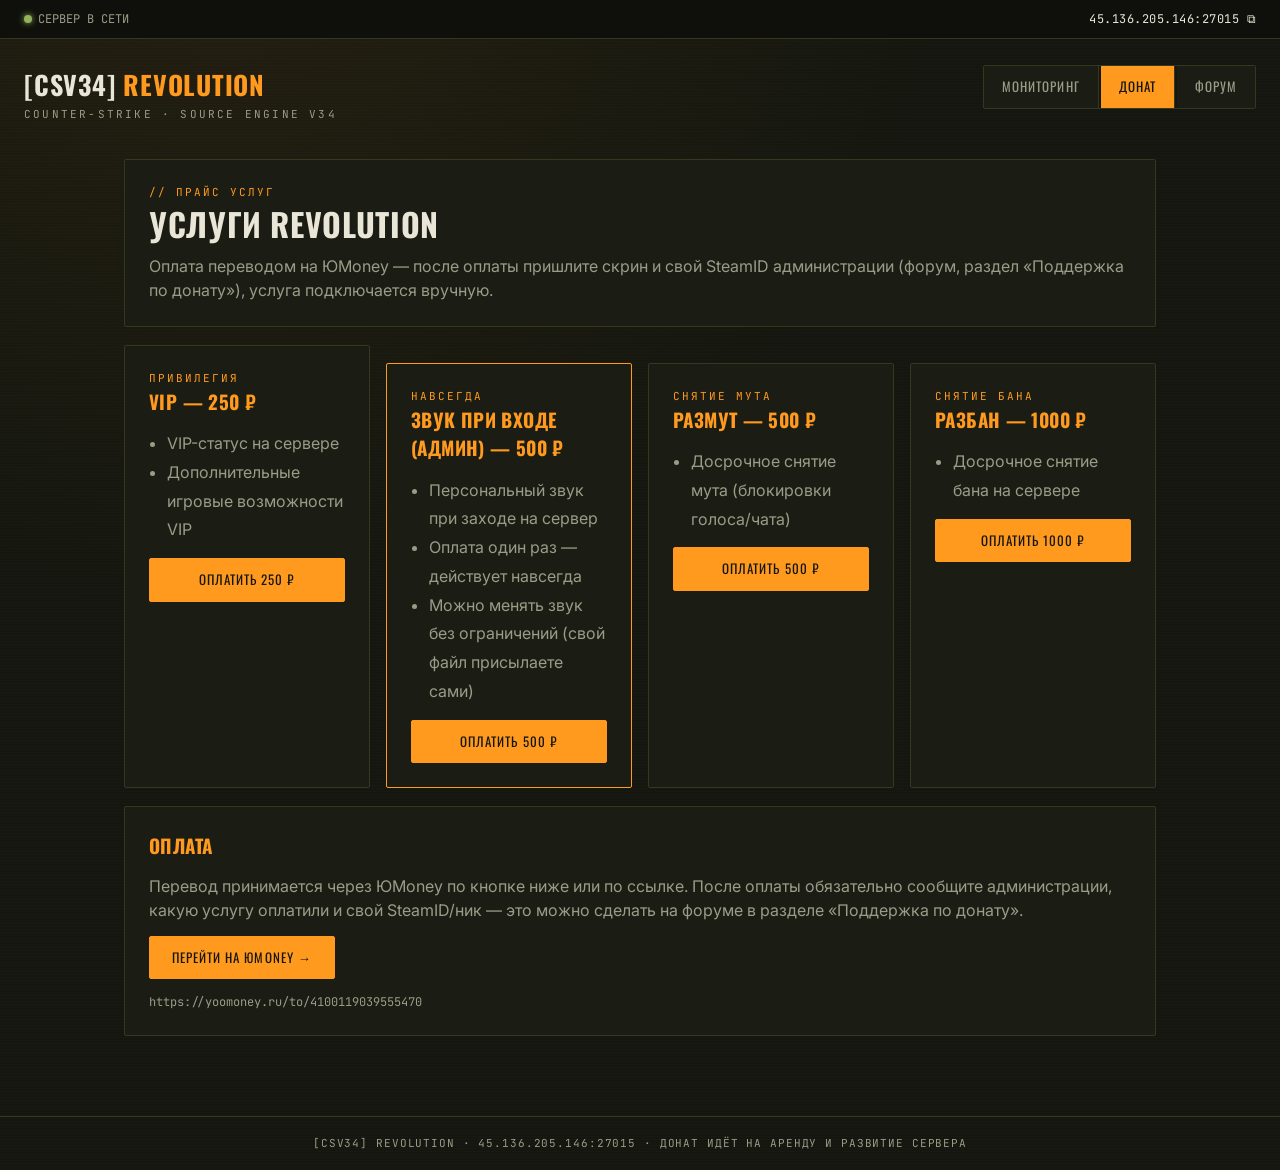
<file: donate-1.html>
<!DOCTYPE html>
<html lang="ru">
<head>
<meta charset="UTF-8">
<meta name="viewport" content="width=device-width, initial-scale=1.0">
<title>[CSv34] REVOLUTION — донат</title>
<link rel="stylesheet" href="style.css">
</head>
<body>

<div class="hud-bar">
  <div><span class="dot"></span>СЕРВЕР В СЕТИ</div>
  <div class="hud-ip" data-copy-ip="45.136.205.146:27015">45.136.205.146:27015 ⧉</div>
</div>

<header class="site">
  <div class="brand">
    [CSv34] <span>REVOLUTION</span>
    <small>COUNTER-STRIKE · SOURCE ENGINE V34</small>
  </div>
  <nav class="tabs">
    <a href="index.html">Мониторинг</a>
    <a href="donate.html" class="active">Донат</a>
    <a href="forum.html">Форум</a>
  </nav>
</header>

<main>

  <section class="panel">
    <div class="eyebrow">// прайс услуг</div>
    <h1>Услуги REVOLUTION</h1>
    <p>Оплата переводом на ЮMoney — после оплаты пришлите скрин и свой SteamID администрации (форум, раздел «Поддержка по донату»), услуга подключается вручную.</p>
  </section>

  <section style="display:grid;grid-template-columns:repeat(auto-fit,minmax(220px,1fr));gap:16px;margin-top:18px;">

    <div class="panel">
      <div class="eyebrow">привилегия</div>
      <h2>VIP — 250 ₽</h2>
      <ul style="color:var(--text-dim);padding-left:18px;line-height:1.8;">
        <li>VIP-статус на сервере</li>
        <li>Дополнительные игровые возможности VIP</li>
      </ul>
      <a class="btn solid" style="margin-top:14px;display:block;text-align:center;" href="https://yoomoney.ru/to/4100119039555470" target="_blank" rel="noopener">Оплатить 250 ₽</a>
    </div>

    <div class="panel" style="border-color:var(--amber);">
      <div class="eyebrow">навсегда</div>
      <h2>Звук при входе (Админ) — 500 ₽</h2>
      <ul style="color:var(--text-dim);padding-left:18px;line-height:1.8;">
        <li>Персональный звук при заходе на сервер</li>
        <li>Оплата один раз — действует навсегда</li>
        <li>Можно менять звук без ограничений (свой файл присылаете сами)</li>
      </ul>
      <a class="btn solid" style="margin-top:14px;display:block;text-align:center;" href="https://yoomoney.ru/to/4100119039555470" target="_blank" rel="noopener">Оплатить 500 ₽</a>
    </div>

    <div class="panel">
      <div class="eyebrow">снятие мута</div>
      <h2>Размут — 500 ₽</h2>
      <ul style="color:var(--text-dim);padding-left:18px;line-height:1.8;">
        <li>Досрочное снятие мута (блокировки голоса/чата)</li>
      </ul>
      <a class="btn solid" style="margin-top:14px;display:block;text-align:center;" href="https://yoomoney.ru/to/4100119039555470" target="_blank" rel="noopener">Оплатить 500 ₽</a>
    </div>

    <div class="panel">
      <div class="eyebrow">снятие бана</div>
      <h2>Разбан — 1000 ₽</h2>
      <ul style="color:var(--text-dim);padding-left:18px;line-height:1.8;">
        <li>Досрочное снятие бана на сервере</li>
      </ul>
      <a class="btn solid" style="margin-top:14px;display:block;text-align:center;" href="https://yoomoney.ru/to/4100119039555470" target="_blank" rel="noopener">Оплатить 1000 ₽</a>
    </div>

  </section>

  <section class="panel" id="pay" style="margin-top:18px;">
    <h2>Оплата</h2>
    <p>Перевод принимается через ЮMoney по кнопке ниже или по ссылке. После оплаты обязательно сообщите администрации, какую услугу оплатили и свой SteamID/ник — это можно сделать на форуме в разделе «Поддержка по донату».</p>
    <div style="margin-top:14px;">
      <a class="btn solid" href="https://yoomoney.ru/to/4100119039555470" target="_blank" rel="noopener">Перейти на ЮMoney →</a>
    </div>
    <p class="mono" style="margin-top:14px;font-size:12px;word-break:break-all;">
      https://yoomoney.ru/to/4100119039555470
    </p>
  </section>

</main>

<footer>[CSV34] REVOLUTION · 45.136.205.146:27015 · ДОНАТ ИДЁТ НА АРЕНДУ И РАЗВИТИЕ СЕРВЕРА</footer>

<script src="script.js"></script>
</body>
</html>
</file>
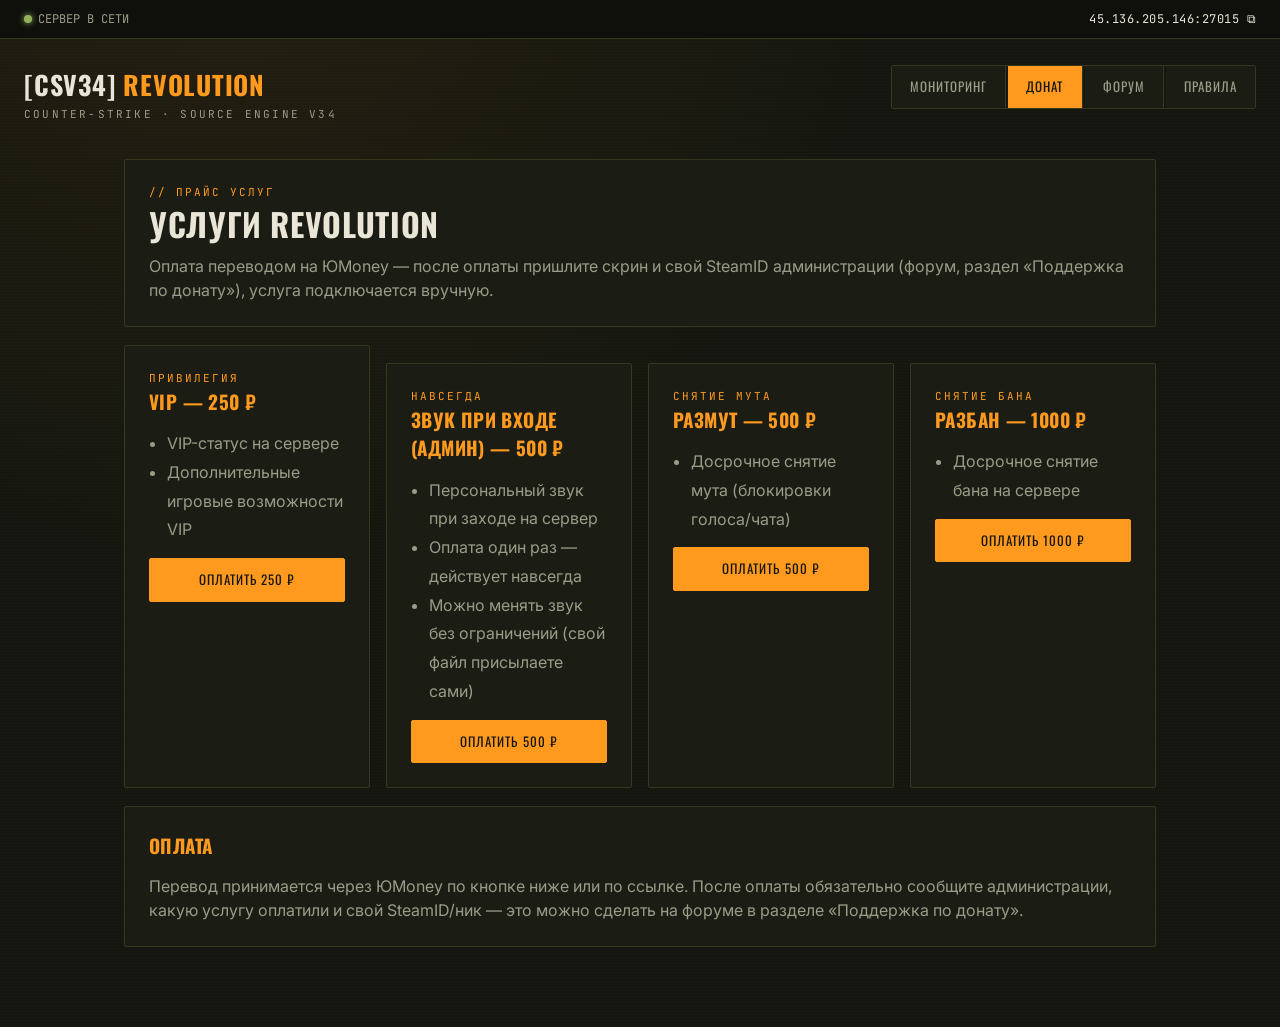
<file: donate.html>
<!DOCTYPE html>  
<html lang="ru">  
<head>  
<meta charset="UTF-8">  
<meta name="viewport" content="width=device-width, initial-scale=1.0">  
<title>[CSv34] REVOLUTION — донат</title>  
<link rel="stylesheet" href="style.css">  
</head>  
<body>  

<div class="hud-bar">  
  <div><span class="dot"></span>СЕРВЕР В СЕТИ</div>  
  <div class="hud-ip" data-copy-ip="45.136.205.146:27015">45.136.205.146:27015 ⧉</div>  
</div>  

<header class="site">  
  <div class="brand">  
    [CSv34] <span>REVOLUTION</span>  
    <small>COUNTER-STRIKE · SOURCE ENGINE V34</small>  
  </div>  
  <nav class="tabs">
<a href="index.html">Мониторинг</a>
<a href="donate.html" class="active">Донат</a>
<a href="forum.html">Форум</a>
<a href="rules.html">Правила</a>
</nav>  
</header>  

<main>  

  <section class="panel">  
    <div class="eyebrow">// прайс услуг</div>  
    <h1>Услуги REVOLUTION</h1>  
    <p>Оплата переводом на ЮMoney — после оплаты пришлите скрин и свой SteamID администрации (форум, раздел «Поддержка по донату»), услуга подключается вручную.</p>  
  </section>  

  <section style="display:grid;grid-template-columns:repeat(auto-fit,minmax(220px,1fr));gap:16px;margin-top:18px;">  

    <div class="panel">  
      <div class="eyebrow">привилегия</div>  
      <h2>VIP — 250 ₽</h2>  
      <ul style="color:var(--text-dim);padding-left:18px;line-height:1.8;">  
        <li>VIP-статус на сервере</li>  
        <li>Дополнительные игровые возможности VIP</li>  
      </ul>  
      <a class="btn solid" style="margin-top:14px;display:block;text-align:center;" href="https://yoomoney.ru/to/4100119039555470" target="_blank" rel="noopener">Оплатить 250 ₽</a>  
    </div>  

    <div class="panel">
<div class="eyebrow">навсегда</div>
<h2>Звук при входе (Админ) — 500 ₽</h2>  
      <ul style="color:var(--text-dim);padding-left:18px;line-height:1.8;">  
        <li>Персональный звук при заходе на сервер</li>  
        <li>Оплата один раз — действует навсегда</li>  
        <li>Можно менять звук без ограничений (свой файл присылаете сами)</li>  
      </ul>  
      <a class="btn solid" style="margin-top:14px;display:block;text-align:center;" href="https://yoomoney.ru/to/4100119039555470" target="_blank" rel="noopener">Оплатить 500 ₽</a>  
    </div>  

    <div class="panel">  
      <div class="eyebrow">снятие мута</div>  
      <h2>Размут — 500 ₽</h2>  
      <ul style="color:var(--text-dim);padding-left:18px;line-height:1.8;">  
        <li>Досрочное снятие мута (блокировки голоса/чата)</li>  
      </ul>  
      <a class="btn solid" style="margin-top:14px;display:block;text-align:center;" href="https://yoomoney.ru/to/4100119039555470" target="_blank" rel="noopener">Оплатить 500 ₽</a>  
    </div>  

    <div class="panel">  
      <div class="eyebrow">снятие бана</div>  
      <h2>Разбан — 1000 ₽</h2>  
      <ul style="color:var(--text-dim);padding-left:18px;line-height:1.8;">  
        <li>Досрочное снятие бана на сервере</li>  
      </ul>  
      <a class="btn solid" style="margin-top:14px;display:block;text-align:center;" href="https://yoomoney.ru/to/4100119039555470" target="_blank" rel="noopener">Оплатить 1000 ₽</a>  
    </div>  

  </section>  

  <section class="panel" id="pay" style="margin-top:18px;">  
    <h2>Оплата</h2>  
    <p>Перевод принимается через ЮMoney по кнопке ниже или по ссылке. После оплаты обязательно сообщите администрации, какую услугу оплатили и свой SteamID/ник — это можно сделать на форуме в разделе «Поддержка по донату».
</file>
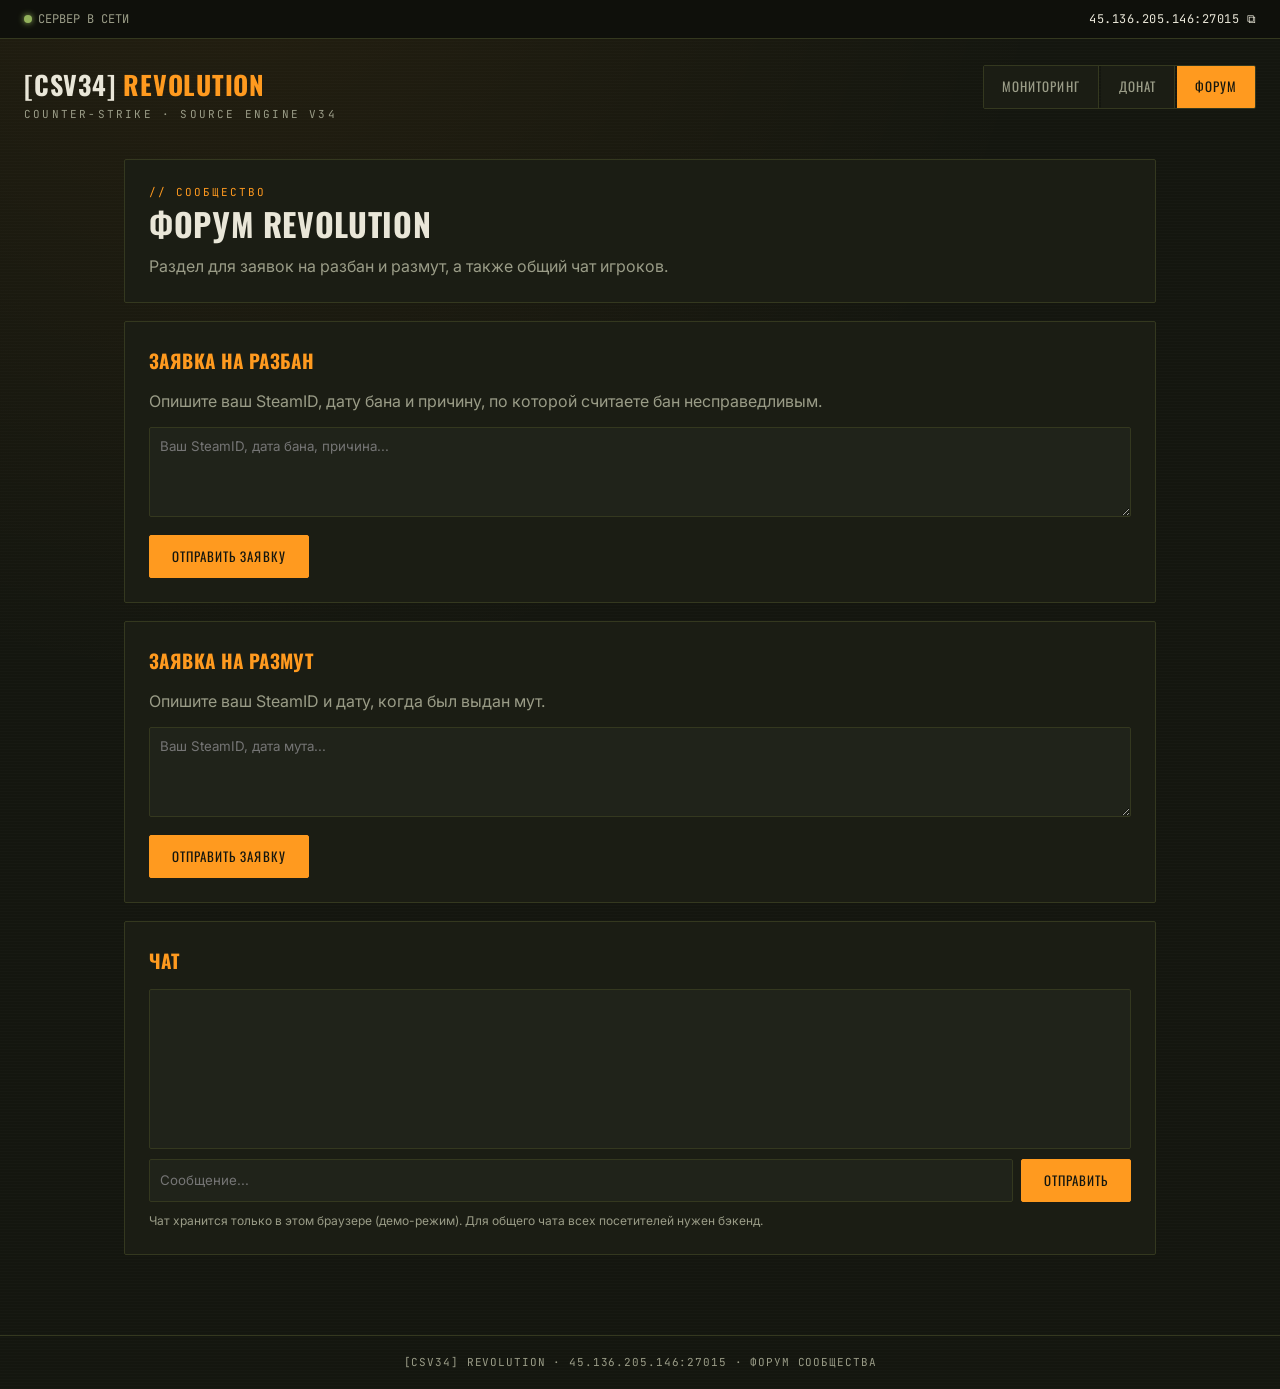
<file: forum-1.html>
<!DOCTYPE html>
<html lang="ru">
<head>
<meta charset="UTF-8">
<meta name="viewport" content="width=device-width, initial-scale=1.0">
<title>[CSv34] REVOLUTION — форум</title>
<link rel="stylesheet" href="style.css">
</head>
<body>

<div class="hud-bar">
  <div><span class="dot"></span>СЕРВЕР В СЕТИ</div>
  <div class="hud-ip" data-copy-ip="45.136.205.146:27015">45.136.205.146:27015 ⧉</div>
</div>

<header class="site">
  <div class="brand">
    [CSv34] <span>REVOLUTION</span>
    <small>COUNTER-STRIKE · SOURCE ENGINE V34</small>
  </div>
  <nav class="tabs">
    <a href="index.html">Мониторинг</a>
    <a href="donate.html">Донат</a>
    <a href="forum.html" class="active">Форум</a>
  </nav>
</header>

<main>

  <section class="panel">
    <div class="eyebrow">// сообщество</div>
    <h1>Форум REVOLUTION</h1>
    <p>Раздел для заявок на разбан и размут, а также общий чат игроков.</p>
  </section>

  <section style="margin-top:18px;">
    <div class="panel">
      <h2>Заявка на разбан</h2>
      <p style="margin-bottom:14px;">Опишите ваш SteamID, дату бана и причину, по которой считаете бан несправедливым.</p>
      <textarea placeholder="Ваш SteamID, дата бана, причина..." style="width:100%;min-height:90px;background:var(--panel-2);border:1px solid var(--line);border-radius:2px;color:var(--text);padding:10px;font-family:'Inter',sans-serif;resize:vertical;"></textarea>
      <a class="btn solid" style="margin-top:12px;display:inline-block;">Отправить заявку</a>
    </div>

    <div class="panel">
      <h2>Заявка на размут</h2>
      <p style="margin-bottom:14px;">Опишите ваш SteamID и дату, когда был выдан мут.</p>
      <textarea placeholder="Ваш SteamID, дата мута..." style="width:100%;min-height:90px;background:var(--panel-2);border:1px solid var(--line);border-radius:2px;color:var(--text);padding:10px;font-family:'Inter',sans-serif;resize:vertical;"></textarea>
      <a class="btn solid" style="margin-top:12px;display:inline-block;">Отправить заявку</a>
    </div>

    <div class="panel">
      <h2>Чат</h2>
      <div id="chat-box" style="background:var(--panel-2);border:1px solid var(--line);border-radius:2px;min-height:160px;padding:12px;font-size:13px;color:var(--text-dim);"></div>
      <div style="display:flex;gap:8px;margin-top:10px;">
        <input id="chat-input" type="text" placeholder="Сообщение..." style="flex:1;background:var(--panel-2);border:1px solid var(--line);border-radius:2px;color:var(--text);padding:10px;font-family:'Inter',sans-serif;">
        <a class="btn solid" id="chat-send">Отправить</a>
      </div>
      <p style="margin-top:10px;font-size:12px;">Чат хранится только в этом браузере (демо-режим). Для общего чата всех посетителей нужен бэкенд.</p>
    </div>
  </section>

</main>

<footer>[CSV34] REVOLUTION · 45.136.205.146:27015 · ФОРУМ СООБЩЕСТВА</footer>

<script src="script.js"></script>
<script>
  const chatBox = document.getElementById('chat-box');
  const chatInput = document.getElementById('chat-input');

  function renderMessage(text){
    const row = document.createElement('div');
    row.style.marginBottom = '6px';
    row.textContent = text;
    chatBox.appendChild(row);
    chatBox.scrollTop = chatBox.scrollHeight;
  }

  function sendMessage(){
    const text = chatInput.value.trim();
    if(!text) return;
    renderMessage(text);
    chatInput.value = '';
  }

  document.getElementById('chat-send').addEventListener('click', sendMessage);
  chatInput.addEventListener('keydown', e=>{
    if(e.key === 'Enter') sendMessage();
  });
</script>
</body>
</html>
</file>
<file: style.css>
@import url('https://fonts.googleapis.com/css2?family=Oswald:wght@500;600;700&family=Inter:wght@400;500;600&family=JetBrains+Mono:wght@400;500;700&display=swap');

:root{
  --bg:        #14160f;
  --panel:     #1b1d14;
  --panel-2:   #20231a;
  --line:      #34381f;
  --text:      #e9e6d8;
  --text-dim:  #9a9c87;
  --amber:     #ff9a1f;
  --amber-dim: #b06e1c;
  --green:     #93b25c;
  --red:       #c4453f;
  --radius:    2px;
}

*{margin:0;padding:0;box-sizing:border-box;}
html{scroll-behavior:smooth;}
body{
  background:var(--bg);
  color:var(--text);
  font-family:'Inter',sans-serif;
  line-height:1.5;
  background-image:
    radial-gradient(circle at 18% -10%, rgba(255,154,31,0.07), transparent 45%),
    repeating-linear-gradient(0deg, rgba(255,255,255,0.012) 0px, rgba(255,255,255,0.012) 1px, transparent 1px, transparent 3px);
}
a{color:inherit;text-decoration:none;}
img{max-width:100%;display:block;}

.mono{font-family:'JetBrains Mono',monospace;}
.eyebrow{
  font-family:'JetBrains Mono',monospace;
  font-size:11px;
  letter-spacing:.18em;
  text-transform:uppercase;
  color:var(--amber);
}

/* ---------- HUD top bar ---------- */
.hud-bar{
  display:flex;
  align-items:center;
  justify-content:space-between;
  gap:16px;
  padding:10px 24px;
  background:#0f100b;
  border-bottom:1px solid var(--line);
  font-family:'JetBrains Mono',monospace;
  font-size:12px;
  color:var(--text-dim);
  flex-wrap:wrap;
}
.hud-bar .dot{
  width:8px;height:8px;border-radius:50%;
  background:var(--green);
  display:inline-block;margin-right:6px;
  box-shadow:0 0 6px var(--green);
  animation:pulse 1.6s infinite ease-in-out;
}
.hud-bar .dot.offline{background:var(--red);box-shadow:0 0 6px var(--red);animation:none;}
@keyframes pulse{0%,100%{opacity:1;}50%{opacity:.35;}}
.hud-ip{color:var(--text);letter-spacing:.04em;cursor:pointer;}
.hud-ip:hover{color:var(--amber);}

/* ---------- Header / Nav ---------- */
header.site{
  padding:26px 24px 0;
  display:flex;
  align-items:flex-start;
  justify-content:space-between;
  flex-wrap:wrap;
  gap:18px;
}
.brand{
  font-family:'Oswald',sans-serif;
  font-weight:700;
  font-size:26px;
  letter-spacing:.03em;
  text-transform:uppercase;
}
.brand span{color:var(--amber);}
.brand small{
  display:block;
  font-family:'JetBrains Mono',monospace;
  font-size:11px;
  letter-spacing:.2em;
  color:var(--text-dim);
  font-weight:400;
  margin-top:2px;
}
nav.tabs{
  display:flex;gap:2px;
  border:1px solid var(--line);
  border-radius:var(--radius);
  overflow:hidden;
}
nav.tabs a{
  padding:11px 18px;
  font-family:'Oswald',sans-serif;
  font-size:13px;
  letter-spacing:.08em;
  text-transform:uppercase;
  color:var(--text-dim);
  background:var(--panel);
  border-right:1px solid var(--line);
  transition:.15s;
}
nav.tabs a:last-child{border-right:none;}
nav.tabs a:hover{color:var(--text);background:var(--panel-2);}
nav.tabs a.active{color:#14160f;background:var(--amber);}

main{max-width:1080px;margin:0 auto;padding:36px 24px 80px;}

/* ---------- Generic panel ---------- */
.panel{
  background:var(--panel);
  border:1px solid var(--line);
  border-radius:var(--radius);
  padding:24px;
}
.panel + .panel{margin-top:18px;}
h1,h2,h3{font-family:'Oswald',sans-serif;text-transform:uppercase;letter-spacing:.02em;}
h1{font-size:32px;margin-bottom:6px;}
h2{font-size:19px;color:var(--amber);margin-bottom:14px;}
p{color:var(--text-dim);}
hr.rule{border:none;border-top:1px solid var(--line);margin:28px 0;}

/* ---------- Footer ---------- */
footer{
  border-top:1px solid var(--line);
  padding:18px 24px;
  text-align:center;
  font-family:'JetBrains Mono',monospace;
  font-size:11px;
  color:var(--text-dim);
  letter-spacing:.08em;
}

/* ---------- Buttons ---------- */
.btn{
  display:inline-block;
  font-family:'Oswald',sans-serif;
  font-size:13px;
  letter-spacing:.08em;
  text-transform:uppercase;
  padding:11px 22px;
  border:1px solid var(--amber);
  color:var(--amber);
  background:transparent;
  border-radius:var(--radius);
  cursor:pointer;
  transition:.15s;
}
.btn:hover{background:var(--amber);color:#14160f;}
.btn.solid{background:var(--amber);color:#14160f;}
.btn.solid:hover{background:#ffb24d;}
.btn.red{border-color:var(--red);color:var(--red);}
.btn.red:hover{background:var(--red);color:#14160f;}

/* ---------- copy IP toast ---------- */
.toast{
  position:fixed;bottom:24px;left:50%;
  transform:translate(-50%,12px);
  background:var(--amber);color:#14160f;
  font-family:'JetBrains Mono',monospace;
  font-size:12px;letter-spacing:.06em;
  padding:10px 18px;border-radius:var(--radius);
  opacity:0;transition:.25s;
  pointer-events:none;
}
.toast.show{opacity:1;transform:translate(-50%,0);}

@media (max-width:640px){
  header.site{flex-direction:column;}
  nav.tabs{width:100%;}
  nav.tabs a{flex:1;text-align:center;padding:10px 6px;}
}
</file>
